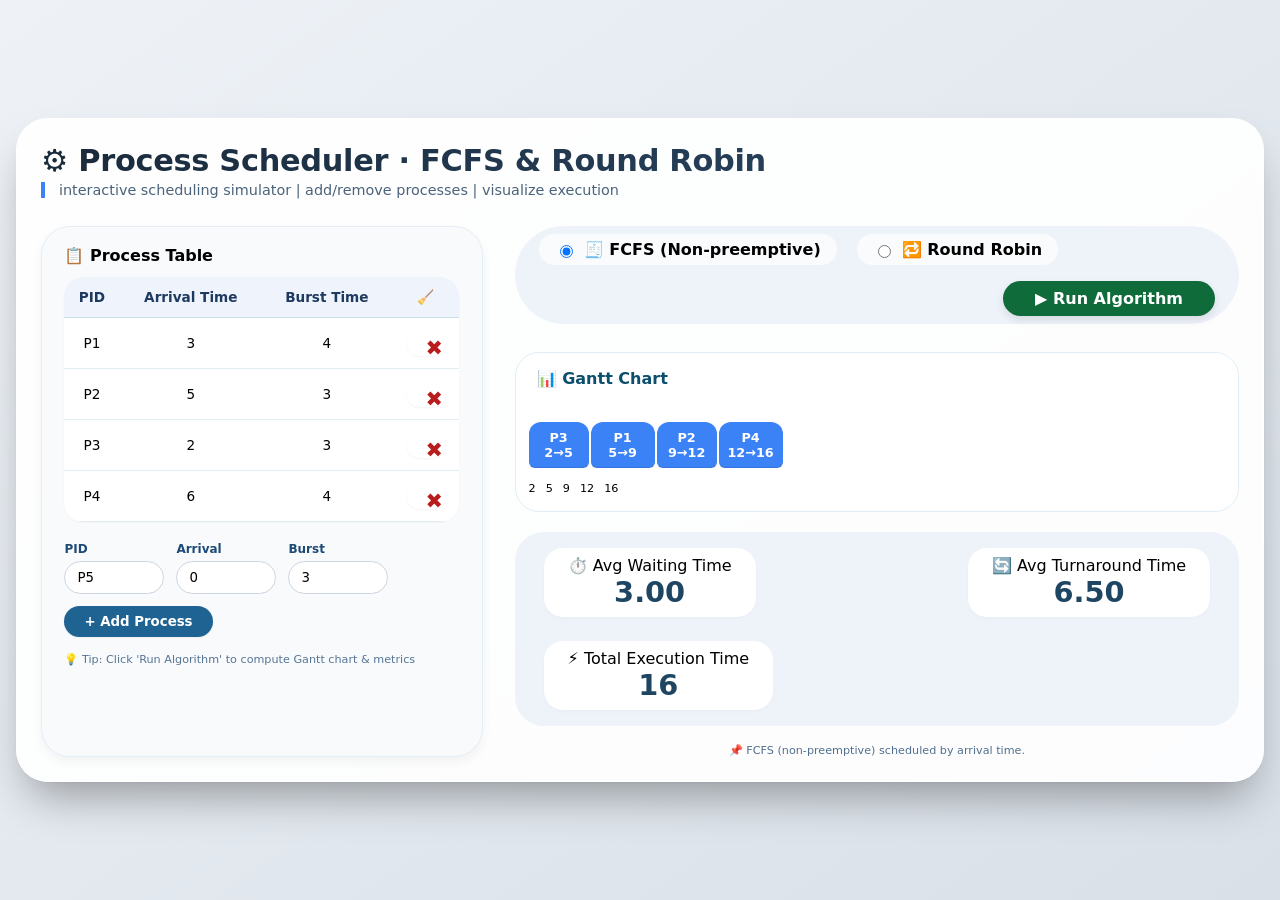
<file: index.html>
<!DOCTYPE html>
<html lang="en">

<head>
    <meta charset="UTF-8">
    <meta name="viewport" content="width=device-width, initial-scale=1.0, user-scalable=no">
    <title>Process Scheduler: Round Robin & FCFS Simulator</title>
    <link rel="stylesheet" href="master.css">
</head>

<body>
    <div class="sim-card">
        <h1>⚙️ Process Scheduler · FCFS & Round Robin</h1>
        <div class="sub">interactive scheduling simulator | add/remove processes | visualize execution</div>

        <div class="dashboard">
            <!-- LEFT: Process Table + Add/Remove -->
            <div class="process-panel">
                <div style="font-weight: 700; margin-bottom: 12px;">📋 Process Table</div>
                <table class="process-table" id="processTable">
                    <thead>
                        <tr>
                            <th>PID</th>
                            <th>Arrival Time</th>
                            <th>Burst Time</th>
                            <th>🧹</th>
                        </tr>
                    </thead>
                    <tbody id="processTableBody">
                        <!-- dynamic rows -->
                    </tbody>
                </table>

                <div class="add-process-form">
                    <div class="input-group">
                        <span>PID</span>
                        <input type="text" id="pidInput" placeholder="e.g., P5" value="P5">
                    </div>
                    <div class="input-group">
                        <span>Arrival</span>
                        <input type="number" id="arrivalInput" value="0" step="1" min="0">
                    </div>
                    <div class="input-group">
                        <span>Burst</span>
                        <input type="number" id="burstInput" value="3" step="1" min="1">
                    </div>
                    <button id="addProcessBtn" class="primary">+ Add Process</button>
                </div>
                <div style="font-size: 0.7rem; color: #567594;">💡 Tip: Click 'Run Algorithm' to compute Gantt chart &
                    metrics</div>
            </div>

            <!-- RIGHT: Algorithm controls, Gantt, stats -->
            <div class="sim-panel">
                <div class="algo-bar">
                    <div class="algo-option">
                        <label><input type="radio" name="algorithm" value="fcfs" checked> 🧾 FCFS
                            (Non-preemptive)</label>
                        <label><input type="radio" name="algorithm" value="rr"> 🔁 Round Robin</label>
                    </div>
                    <div class="quantum-field" id="quantumDiv">
                        <span>⏱️ Quantum (q):</span>
                        <input type="number" id="quantumValue" value="2" min="1" step="1">
                    </div>
                    <button id="runAlgorithmBtn" class="run-btn">▶ Run Algorithm</button>
                </div>

                <div class="gantt-container">
                    <div class="gantt-title">📊 Gantt Chart</div>
                    <div id="ganttChartArea" style="min-height: 90px;">
                        <div class="gantt-chart" id="ganttBars"></div>
                        <div id="timeMarkers" class="time-marks"></div>
                    </div>
                </div>

                <div class="stats-grid">
                    <div class="stat-card"><span>⏱️ Avg Waiting Time</span><br><span class="stat-value"
                            id="avgWait">—</span></div>
                    <div class="stat-card"><span>🔄 Avg Turnaround Time</span><br><span class="stat-value"
                            id="avgTurn">—</span></div>
                    <div class="stat-card"><span>⚡ Total Execution Time</span><br><span class="stat-value"
                            id="totalExec">—</span></div>
                </div>
                <div class="note">* Round Robin uses preemptive time-slicing. Processes sorted by arrival, then cyclic
                    queue.</div>
            </div>
        </div>
    </div>
    <script src="script.js"></script>
</body>

</html>
</file>
<file: master.css>
* {
    box-sizing: border-box;
    font-family: 'Segoe UI', 'Inter', system-ui, -apple-system, 'Roboto', sans-serif;
}

body {
    background: linear-gradient(145deg, #eef2f7 0%, #d9e0e8 100%);
    min-height: 100vh;
    margin: 0;
    padding: 16px;
    display: flex;
    justify-content: center;
    align-items: center;
}

/* Main container – glassmorphic card */
.sim-card {
    max-width: 1400px;
    width: 100%;
    background: rgba(255, 255, 255, 0.92);
    backdrop-filter: blur(0px);
    border-radius: 2rem;
    box-shadow: 0 25px 45px -12px rgba(0, 0, 0, 0.35), 0 1px 2px rgba(0, 0, 0, 0.05);
    padding: 1.5rem;
    transition: all 0.2s;
    border: 1px solid rgba(255,255,255,0.6);
}

h1 {
    font-size: 1.9rem;
    font-weight: 600;
    margin: 0 0 0.25rem 0;
    background: linear-gradient(135deg, #1a2a3a, #2c4c6c);
    background-clip: text;
    -webkit-background-clip: text;
    color: transparent;
    letter-spacing: -0.3px;
}

.sub {
    color: #4a627a;
    border-left: 4px solid #3b82f6;
    padding-left: 14px;
    margin-bottom: 28px;
    font-weight: 500;
    font-size: 0.9rem;
}

/* two column layout */
.dashboard {
    display: flex;
    flex-wrap: wrap;
    gap: 2rem;
}

.process-panel {
    flex: 1.2;
    min-width: 280px;
    background: #f8fafc;
    border-radius: 1.8rem;
    padding: 1.2rem 1.4rem;
    box-shadow: 0 5px 12px rgba(0, 0, 0, 0.05);
    border: 1px solid #e2edf7;
}

.sim-panel {
    flex: 2.2;
    min-width: 460px;
}

/* table style */
.process-table {
    width: 100%;
    border-collapse: collapse;
    font-size: 0.85rem;
    background: white;
    border-radius: 1.2rem;
    overflow: hidden;
    box-shadow: 0 1px 2px rgba(0,0,0,0.03);
}

.process-table th {
    background-color: #eef3fc;
    padding: 12px 8px;
    font-weight: 600;
    color: #1e3a5f;
    border-bottom: 1px solid #cbdde9;
}

.process-table td {
    padding: 10px 6px;
    text-align: center;
    border-bottom: 1px solid #e2edf2;
    font-weight: 500;
}

.remove-btn {
    background: none;
    border: none;
    font-size: 1.3rem;
    cursor: pointer;
    color: #b91c1c;
    font-weight: bold;
    transition: 0.1s;
    border-radius: 30px;
    width: 28px;
    height: 28px;
}

.remove-btn:hover {
    background: #fee2e2;
    transform: scale(1.05);
}

.add-process-form {
    display: flex;
    flex-wrap: wrap;
    gap: 12px;
    margin: 20px 0 16px;
    align-items: flex-end;
}

.input-group {
    display: flex;
    flex-direction: column;
    gap: 5px;
    font-size: 0.75rem;
    font-weight: 600;
    color: #1e4a76;
}

.input-group input {
    padding: 8px 12px;
    border-radius: 40px;
    border: 1px solid #cbd5e1;
    background: white;
    width: 100px;
    font-weight: 500;
    transition: 0.2s;
}

.input-group input:focus {
    outline: none;
    border-color: #3b82f6;
    box-shadow: 0 0 0 2px rgba(59,130,246,0.2);
}

button {
    background: #2c3e66;
    border: none;
    padding: 8px 20px;
    border-radius: 60px;
    font-weight: 600;
    color: white;
    cursor: pointer;
    transition: 0.15s;
    box-shadow: 0 1px 2px rgba(0,0,0,0.05);
}

button.primary {
    background: #1f6392;
}

button.primary:hover {
    background: #0f4c73;
    transform: translateY(-1px);
}

.algo-bar {
    display: flex;
    gap: 16px;
    align-items: center;
    background: #eef3fa;
    padding: 8px 24px;
    border-radius: 80px;
    margin-bottom: 28px;
    flex-wrap: wrap;
}

.algo-option {
    display: flex;
    gap: 20px;
    font-weight: 600;
}

.algo-option label {
    display: flex;
    align-items: center;
    gap: 8px;
    cursor: pointer;
    background: #ffffffb3;
    padding: 6px 16px;
    border-radius: 40px;
}

.quantum-field {
    display: flex;
    align-items: center;
    gap: 12px;
    background: white;
    padding: 4px 20px;
    border-radius: 40px;
}

.quantum-field input {
    width: 70px;
    padding: 6px;
    border-radius: 30px;
    border: 1px solid #b9cfec;
    text-align: center;
}

.run-btn {
    background: #0f6b3a;
    font-size: 1rem;
    padding: 8px 32px;
    margin-left: auto;
    box-shadow: 0 4px 8px rgba(0,0,0,0.1);
}

.run-btn:hover {
    background: #0b562f;
    transform: scale(0.98);
}

/* Gantt chart area */
.gantt-container {
    background: #ffffffdd;
    border-radius: 1.5rem;
    padding: 1rem 0.8rem;
    margin: 20px 0 16px;
    border: 1px solid #e0edf5;
    overflow-x: auto;
    -webkit-overflow-scrolling: touch;
}

.gantt-title {
    font-weight: 700;
    margin-bottom: 10px;
    font-size: 1rem;
    color: #0c4e6e;
    padding-left: 8px;
}

.gantt-chart {
    display: flex;
    flex-wrap: nowrap;
    min-height: 70px;
    align-items: flex-end;
    gap: 2px;
}

.gantt-block {
    background: #3b82f6;
    color: white;
    font-weight: bold;
    text-align: center;
    padding: 8px 4px;
    margin: 0;
    border-radius: 12px 12px 6px 6px;
    font-size: 0.8rem;
    box-shadow: inset 0 -1px 0 rgba(0,0,0,0.1);
    transition: 0.1s;
    min-width: 60px;
    flex-shrink: 0;
}

.time-marks {
    display: flex;
    margin-top: 6px;
    font-size: 0.7rem;
    font-family: monospace;
    font-weight: 500;
    overflow-x: auto;
    -webkit-overflow-scrolling: touch;
}

.time-marks div {
    display: flex;
    gap: 10px;
    flex-wrap: nowrap;
}

.stats-grid {
    display: flex;
    flex-wrap: wrap;
    gap: 24px;
    margin-top: 20px;
    background: #eef2f9;
    border-radius: 1.8rem;
    padding: 1rem 1.8rem;
    justify-content: space-between;
}

.stat-card {
    background: white;
    border-radius: 1.2rem;
    padding: 8px 24px;
    text-align: center;
    box-shadow: 0 2px 5px rgba(0,0,0,0.02);
}

.stat-value {
    font-size: 1.8rem;
    font-weight: 800;
    color: #1e4663;
}

hr {
    margin: 14px 0;
    border-color: #cde2ef;
}

.note {
    font-size: 0.7rem;
    text-align: center;
    margin-top: 18px;
    color: #4f6f8f;
}

/* ========== RESPONSIVE BREAKPOINTS ========== */

/* Tablet and smaller desktop */
@media (max-width: 900px) {
    .sim-card {
        padding: 1.2rem;
    }
    
    h1 {
        font-size: 1.7rem;
    }
    
    .stat-value {
        font-size: 1.6rem;
    }
}

/* Mobile devices - Gantt only wraps when needed via media query */
@media (max-width: 768px) {
    body {
        padding: 12px;
    }
    
    .sim-card {
        padding: 1rem;
        border-radius: 1.5rem;
    }
    
    h1 {
        font-size: 1.5rem;
        text-align: center;
    }
    
    .sub {
        font-size: 0.8rem;
        text-align: center;
    }
    
    .dashboard {
        gap: 1rem;
        flex-direction: column;
    }
    
    .process-panel,
    .sim-panel {
        min-width: 100%;
    }
    
    .process-panel {
        padding: 1rem;
    }
    
    /* Make table horizontally scrollable on mobile */
    .process-table {
        display: block;
        overflow-x: auto;
        white-space: nowrap;
    }
    
    .add-process-form {
        flex-direction: column;
        align-items: stretch;
    }
    
    .input-group {
        width: 100%;
    }
    
    .input-group input {
        width: 100%;
    }
    
    button.primary {
        width: 100%;
        margin-top: 8px;
    }
    
    .algo-bar {
        flex-direction: column;
        align-items: stretch;
        padding: 16px;
        border-radius: 1.5rem;
        gap: 12px;
    }
    
    .algo-option {
        justify-content: center;
        flex-wrap: wrap;
    }
    
    .quantum-field {
        justify-content: center;
    }
    
    .run-btn {
        margin-left: 0;
        width: 100%;
    }
    
    /* Gantt chart - ONLY WRAPS WHEN OVERFLOW HAPPENS (by allowing wrap) */
    .gantt-container {
        overflow-x: visible;
    }
    
    .gantt-chart {
        flex-wrap: wrap;
        justify-content: flex-start;
        gap: 6px;
    }
    
    .gantt-block {
        flex-shrink: 1;
        min-width: 70px;
        flex-grow: 0;
    }
    
    .time-marks {
        overflow-x: visible;
    }
    
    .time-marks div {
        flex-wrap: wrap;
        justify-content: flex-start;
    }
    
    .stats-grid {
        flex-direction: column;
        gap: 12px;
        padding: 1rem;
    }
    
    .stat-card {
        padding: 8px 16px;
    }
    
    .stat-value {
        font-size: 1.8rem;
    }
}

/* Small mobile devices (under 480px) */
@media (max-width: 480px) {
    .sim-card {
        padding: 0.8rem;
    }
    
    h1 {
        font-size: 1.3rem;
    }
    
    .gantt-block {
        min-width: 60px;
        font-size: 0.7rem;
        padding: 6px 3px;
    }
    
    .stat-value {
        font-size: 1.6rem;
    }
}

/* Landscape mode on mobile */
@media (max-width: 768px) and (orientation: landscape) {
    .dashboard {
        flex-direction: row;
        flex-wrap: wrap;
    }
    
    .process-panel {
        flex: 1;
        min-width: 250px;
    }
    
    .sim-panel {
        flex: 1.5;
        min-width: 300px;
    }
    
    .algo-bar {
        flex-direction: row;
        flex-wrap: wrap;
    }
    
    .run-btn {
        width: auto;
        margin-left: auto;
    }
    
    .stats-grid {
        flex-direction: row;
    }
    
    /* In landscape, prefer horizontal scroll instead of wrap */
    .gantt-container {
        overflow-x: auto;
    }
    
    .gantt-chart {
        flex-wrap: nowrap;
    }
    
    .time-marks {
        overflow-x: auto;
    }
    
    .time-marks div {
        flex-wrap: nowrap;
    }
}

/* Touch-friendly adjustments */
@media (hover: none) and (pointer: coarse) {
    button, 
    .remove-btn,
    .run-btn,
    button.primary {
        min-height: 44px;
    }
    
    .remove-btn {
        min-width: 44px;
    }
    
    input,
    select {
        font-size: 16px !important;
    }
}
</file>
